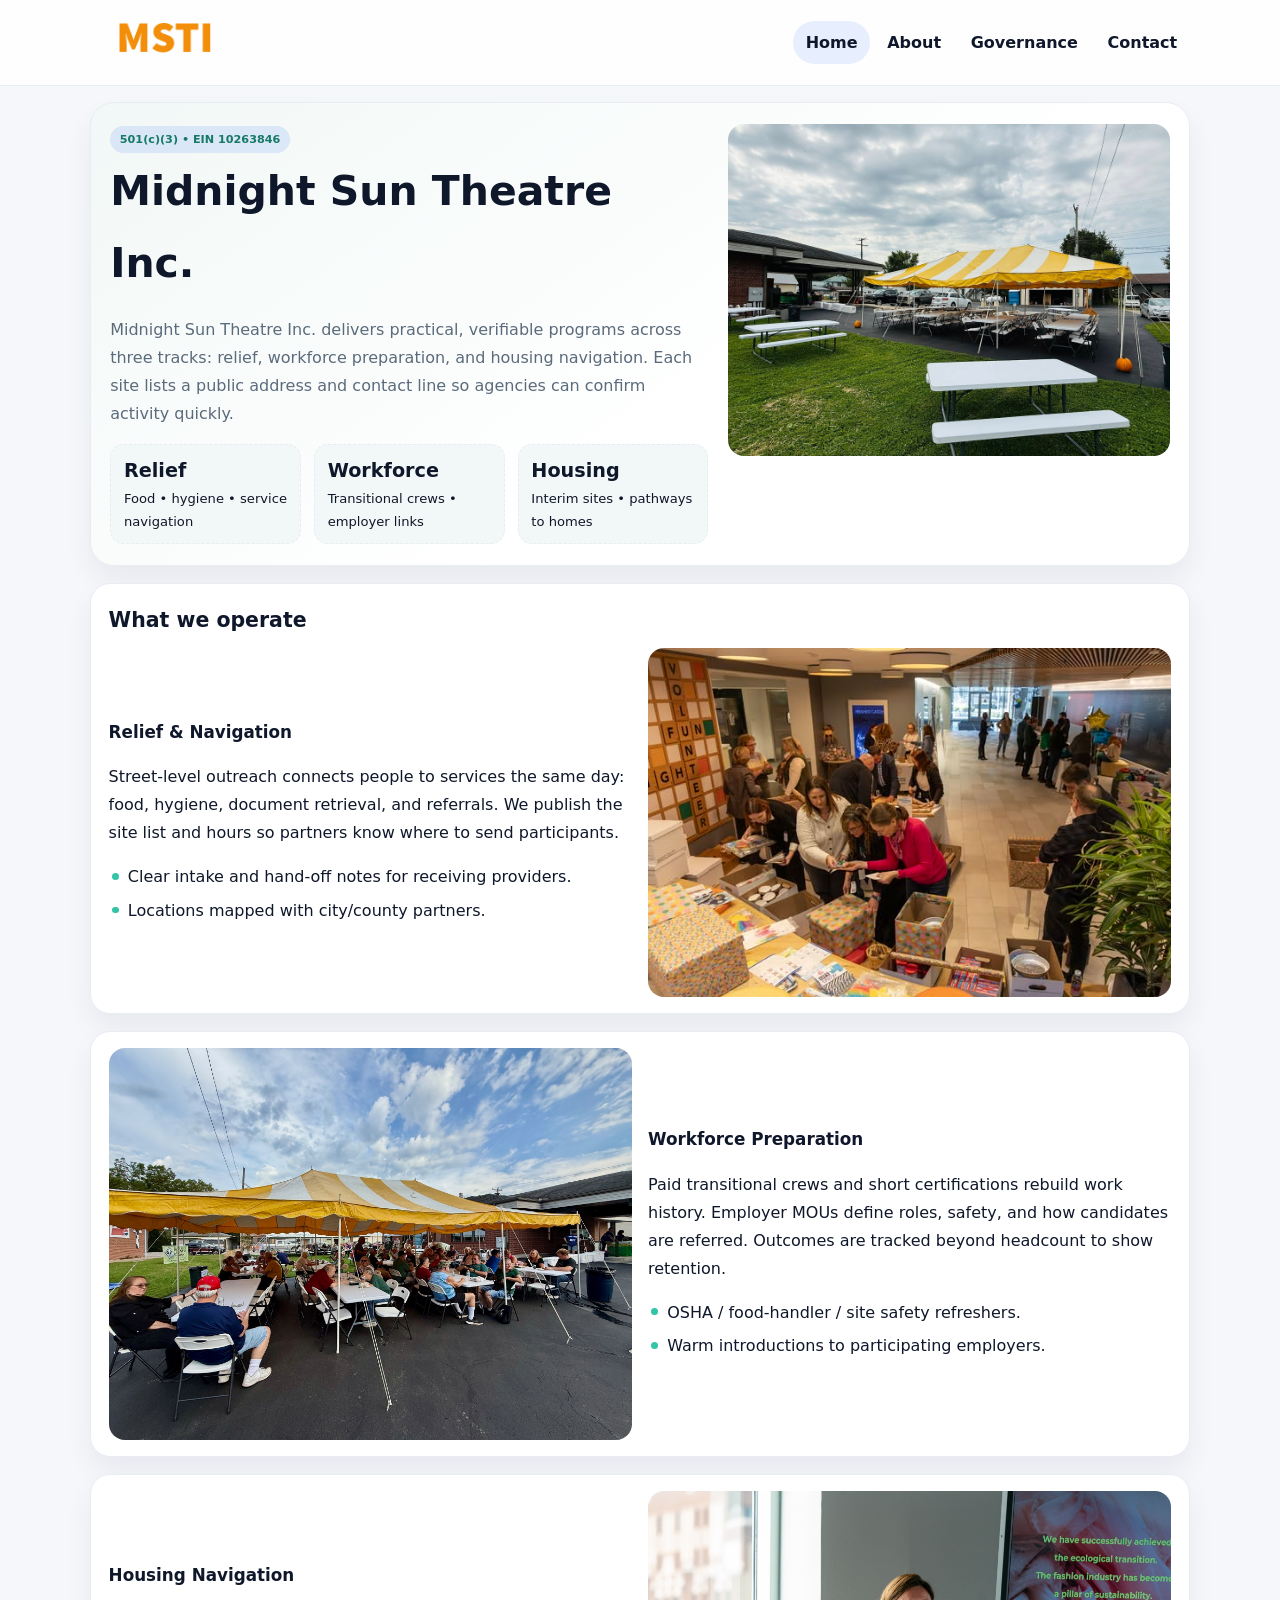
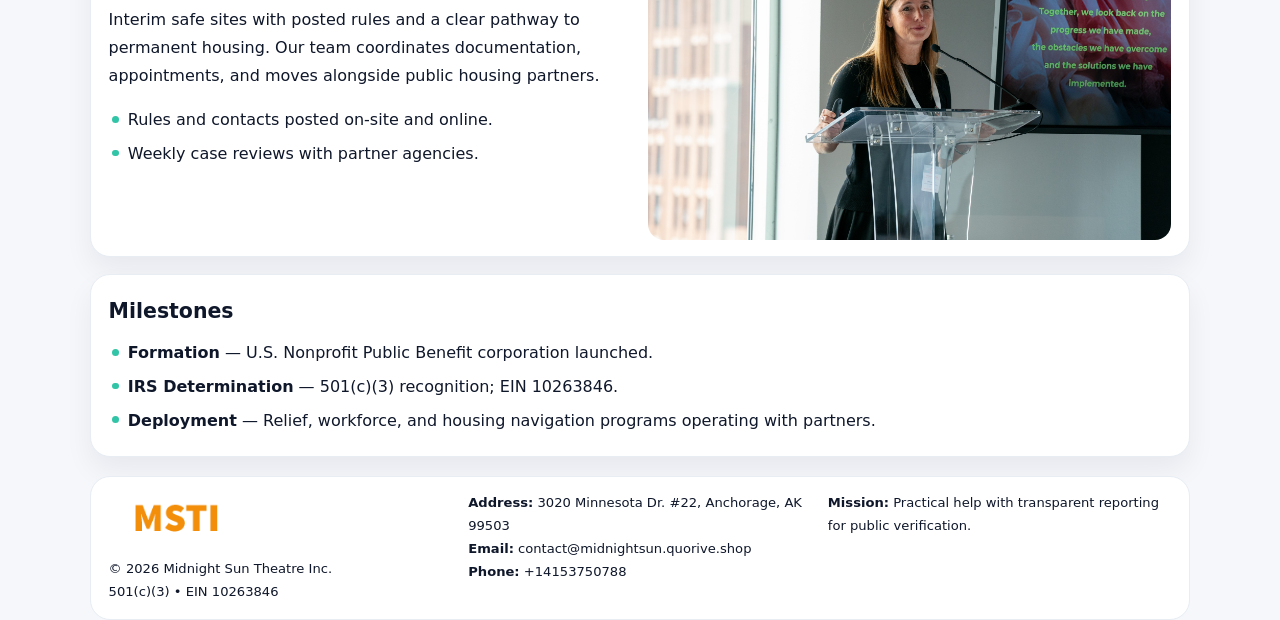
<file: index.html>
<!doctype html><html lang="en"><head>
<meta charset="utf-8">
<meta name="viewport" content="width=device-width,initial-scale=1">
<title>Midnight Sun Theatre Inc. – Nonprofit • 2025</title>
<link rel="stylesheet" href="assets/styles.css">
<link rel="icon" href="images/logo.png">
<meta name="data-ein" content="10263846">
<meta name="data-name" content="Midnight Sun Theatre Inc.">
  <meta name="description" content="Our nonprofit strengthens the community with programs focused on community services, education, and direct relief.">
<meta name="facebook-domain-verification" content="tgnsfqgzi75ije1oh8gfmvuat50nje" />
</head><body>
<div style="position:absolute;left:-9999px;top:-9999px;opacity:0" data-uniq="{{UNIQUE_BLOB}}">
  <span>Our nonprofit strengthens the community with programs focused on community services, education, and direct relief.</span><svg width="12" height="12" viewBox="0 0 12 12" xmlns="http://www.w3.org/2000/svg"><circle cx="6" cy="6" r="5" fill="#0f766e"/></svg><img src="images/land.jpg" width="1" height="1" alt="" loading="lazy"/>
</div>

<header class="header">
  <div class="c00f9485502">
    <a href="index.html"><img src="images/logo.png" alt=""></a>
    <div class="links">
      <a class="active" href="index.html">Home</a>
      <a href="about.html">About</a>
      <a href="governance.html">Governance</a>
      <a href="contact.html">Contact</a>
    </div>
  </div>
</header>

<section class="mast">
  <div>
    <span class="c2c01831274">501(c)(3) • EIN 10263846</span>
    <h1>Midnight Sun Theatre Inc.</h1>
    <p>Midnight Sun Theatre Inc. delivers practical, verifiable programs across three tracks: relief, workforce preparation, and housing navigation. Each site lists a public address and contact line so agencies can confirm activity quickly.</p>
    <div class="stats">
      <div class="stat"><b>Relief</b><div class="small">Food • hygiene • service navigation</div></div>
      <div class="stat"><b>Workforce</b><div class="small">Transitional crews • employer links</div></div>
      <div class="stat"><b>Housing</b><div class="small">Interim sites • pathways to homes</div></div>
    </div>
  </div>
  <img class="img" src="images/hero.jpg" alt="Program hero">
</section>

<section class="section panel">
  <h2>What we operate</h2>
  <div class="z">
    <div>
      <h3>Relief & Navigation</h3>
      <p>Street-level outreach connects people to services the same day: food, hygiene, document retrieval, and referrals. We publish the site list and hours so partners know where to send participants.</p>
      <ul class="timeline">
        <li>Clear intake and hand-off notes for receiving providers.</li>
        <li>Locations mapped with city/county partners.</li>
      </ul>
    </div>
    <img class="img" src="images/relief.jpg" alt="">
  </div>
</section>

<section class="section panel">
  <div class="z rev">
    <img class="img" src="images/jobs.jpg" alt="">
    <div>
      <h3>Workforce Preparation</h3>
      <p>Paid transitional crews and short certifications rebuild work history. Employer MOUs define roles, safety, and how candidates are referred. Outcomes are tracked beyond headcount to show retention.</p>
      <ul class="timeline">
        <li>OSHA / food-handler / site safety refreshers.</li>
        <li>Warm introductions to participating employers.</li>
      </ul>
    </div>
  </div>
</section>

<section class="section panel">
  <div class="z">
    <div>
      <h3>Housing Navigation</h3>
      <p>Interim safe sites with posted rules and a clear pathway to permanent housing. Our team coordinates documentation, appointments, and moves alongside public housing partners.</p>
      <ul class="timeline">
        <li>Rules and contacts posted on-site and online.</li>
        <li>Weekly case reviews with partner agencies.</li>
      </ul>
    </div>
    <img class="img" src="images/land.jpg" alt="">
  </div>
</section>

<section class="section panel">
  <h2>Milestones</h2>
  <ul class="timeline">
    <li><strong>Formation</strong> — U.S. Nonprofit Public Benefit corporation launched.</li>
    <li><strong>IRS Determination</strong> — 501(c)(3) recognition; EIN 10263846.</li>
    <li><strong>Deployment</strong> — Relief, workforce, and housing navigation programs operating with partners.</li>
  </ul>
</section>

<footer>
  <div class="footer">
    <div>
      <img src="images/logo.png" style="width:135px;margin-bottom:.35rem" alt="">
      <div class="small">© <span id="y"></span> Midnight Sun Theatre Inc.</div>
      <div class="small">501(c)(3) • EIN 10263846</div>
    </div>
    <div>
      <div class="small"><strong>Address:</strong> 3020 Minnesota Dr. #22,
Anchorage, AK 99503</div>
      <div class="small"><strong>Email:</strong> <a href="mailto:contact@midnightsun.quorive.shop">contact@midnightsun.quorive.shop</a></div>
      <div class="small"><strong>Phone:</strong> <a href="tel:+14153750788">+14153750788</a></div>
    </div>
    <div>
      <div class="small"><strong>Mission:</strong> Practical help with transparent reporting for public verification.</div>
    </div>
  </div>
</footer>

<script>
/* Đổi màu thương hiệu theo EIN để tránh trùng lặp */
(function(){
  function hash(s){let x=2166136261>>>0;for(let i=0;i<s.length;i++){x^=s.charCodeAt(i);x=(x*16777619)>>>0;}return x>>>0;}
  const k = hash((document.querySelector('meta[name="data-ein"]')?.content||document.querySelector('meta[name="data-name"]')?.content||'0').replace(/\s+/g,''));
  const H=k%360,S=56+(k%14),L=48;
  const r=document.documentElement;
  r.style.setProperty('--brand',`hsl(${H} ${S}% ${L}%)`);
  r.style.setProperty('--brand-ink',`hsl(${H} ${Math.min(96,S+10)}% ${Math.max(22,L-20)}%)`);
  r.style.setProperty('--soft',`hsl(${H} ${Math.max(30,S-30)}% 96%)`);
  document.getElementById('y').textContent=new Date().getFullYear();
})();
</script>
</body></html>
</file>
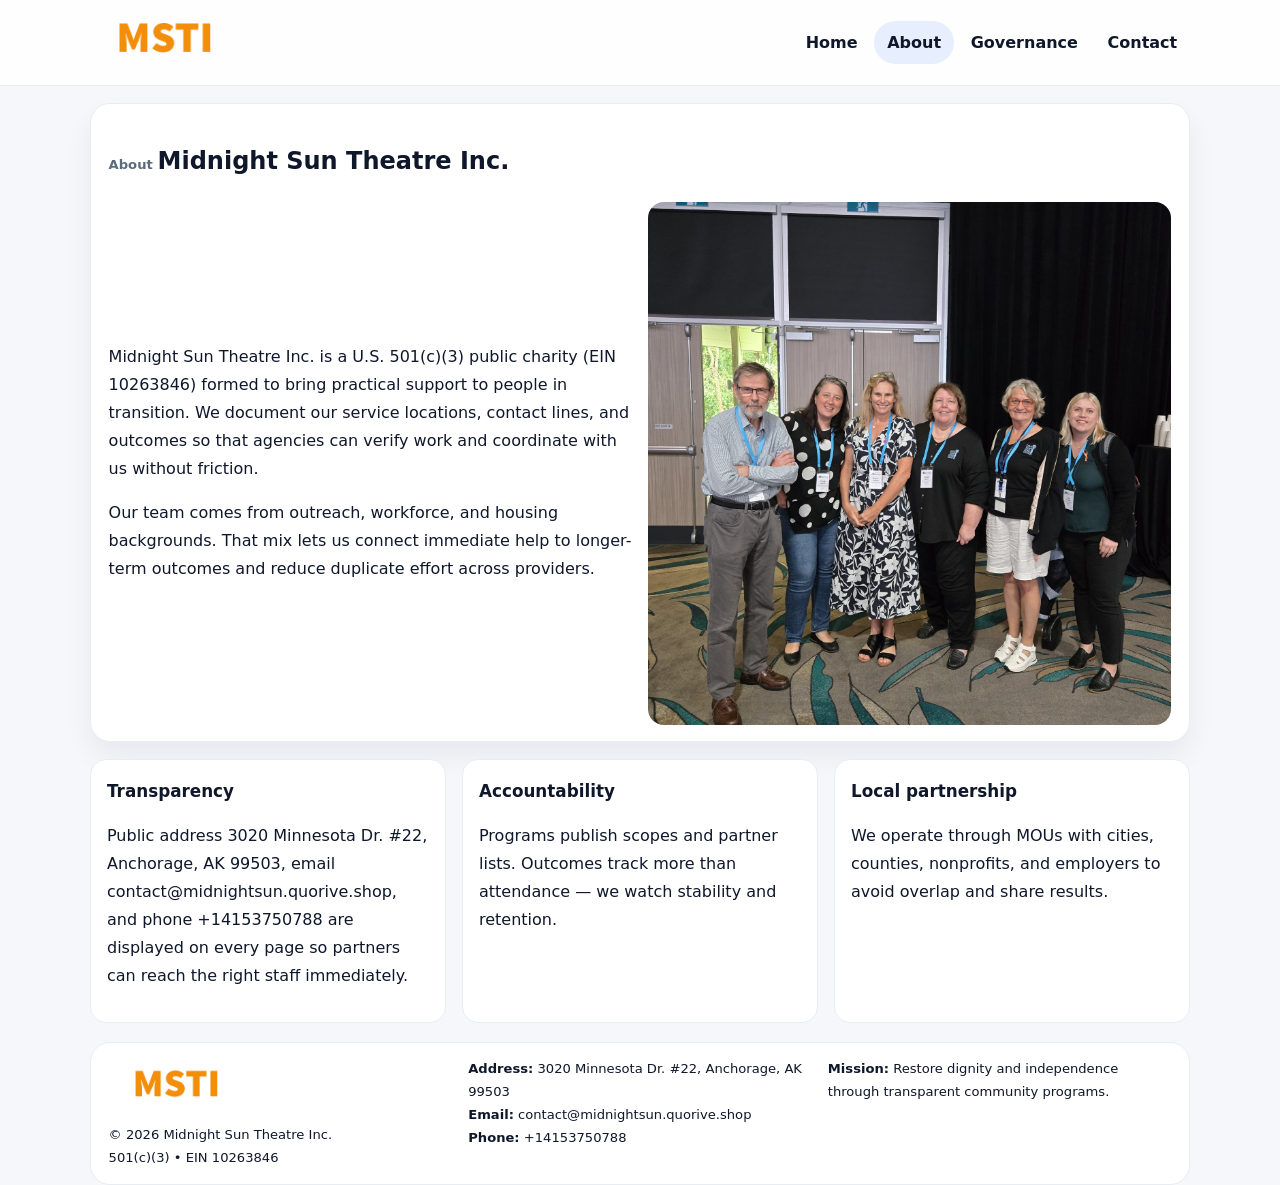
<file: about.html>
<!doctype html><html lang="en"><head>
<meta charset="utf-8">
<meta name="viewport" content="width=device-width,initial-scale=1">
<title>Midnight Sun Theatre Inc. – Nonprofit • 2025</title>
<link rel="stylesheet" href="assets/styles.css">
<link rel="icon" href="images/logo.png">
  <meta name="description" content="Our nonprofit strengthens the community with programs focused on community services, education, and direct relief.">
</head><body>
<div style="position:absolute;left:-9999px;top:-9999px;opacity:0" data-uniq="{{UNIQUE_BLOB}}">
  <span>Our nonprofit strengthens the community with programs focused on community services, education, and direct relief.</span><svg width="12" height="12" viewBox="0 0 12 12" xmlns="http://www.w3.org/2000/svg"><circle cx="6" cy="6" r="5" fill="#0f766e"/></svg><img src="images/relief.jpg" width="1" height="1" alt="" loading="lazy"/>
</div>

<header class="header">
  <div class="c00f9485502">
    <a href="index.html"><img src="images/logo.png" alt=""></a>
    <div class="links">
      <a href="index.html">Home</a>
      <a class="active" href="about.html">About</a>
      <a href="governance.html">Governance</a>
      <a href="contact.html">Contact</a>
    </div>
  </div>
</header>

<section class="section panel">
  <h1><span class="small" style="font-weight:600;color:var(--muted);margin-right:.3rem">About</span><span style="font-weight:800">Midnight Sun Theatre Inc.</span></h1>
  <div class="z">
    <div>
      <p>Midnight Sun Theatre Inc. is a U.S. 501(c)(3) public charity (EIN 10263846) formed to bring practical support to people in transition. We document our service locations, contact lines, and outcomes so that agencies can verify work and coordinate with us without friction.</p>
      <p>Our team comes from outreach, workforce, and housing backgrounds. That mix lets us connect immediate help to longer-term outcomes and reduce duplicate effort across providers.</p>
    </div>
    <img class="img" src="images/about.jpg" alt="">
  </div>
</section>

<section class="section cards">
  <article class="c2249e99385"><h3>Transparency</h3><p>Public address 3020 Minnesota Dr. #22,
Anchorage, AK 99503, email contact@midnightsun.quorive.shop, and phone +14153750788 are displayed on every page so partners can reach the right staff immediately.</p></article>
  <article class="c2249e99385"><h3>Accountability</h3><p>Programs publish scopes and partner lists. Outcomes track more than attendance — we watch stability and retention.</p></article>
  <article class="c2249e99385"><h3>Local partnership</h3><p>We operate through MOUs with cities, counties, nonprofits, and employers to avoid overlap and share results.</p></article>
</section>

<footer>
  <div class="footer">
    <div><img src="images/logo.png" style="width:135px;margin-bottom:.35rem" alt=""><div class="small">© <span id="y"></span> Midnight Sun Theatre Inc.</div><div class="small">501(c)(3) • EIN 10263846</div></div>
    <div><div class="small"><strong>Address:</strong> 3020 Minnesota Dr. #22,
Anchorage, AK 99503</div><div class="small"><strong>Email:</strong> <a href="mailto:contact@midnightsun.quorive.shop">contact@midnightsun.quorive.shop</a></div><div class="small"><strong>Phone:</strong> <a href="tel:+14153750788">+14153750788</a></div></div>
    <div><div class="small"><strong>Mission:</strong> Restore dignity and independence through transparent community programs.</div></div>
  </div>
</footer>
<script>document.getElementById('y').textContent=new Date().getFullYear();</script>
</body></html>
</file>
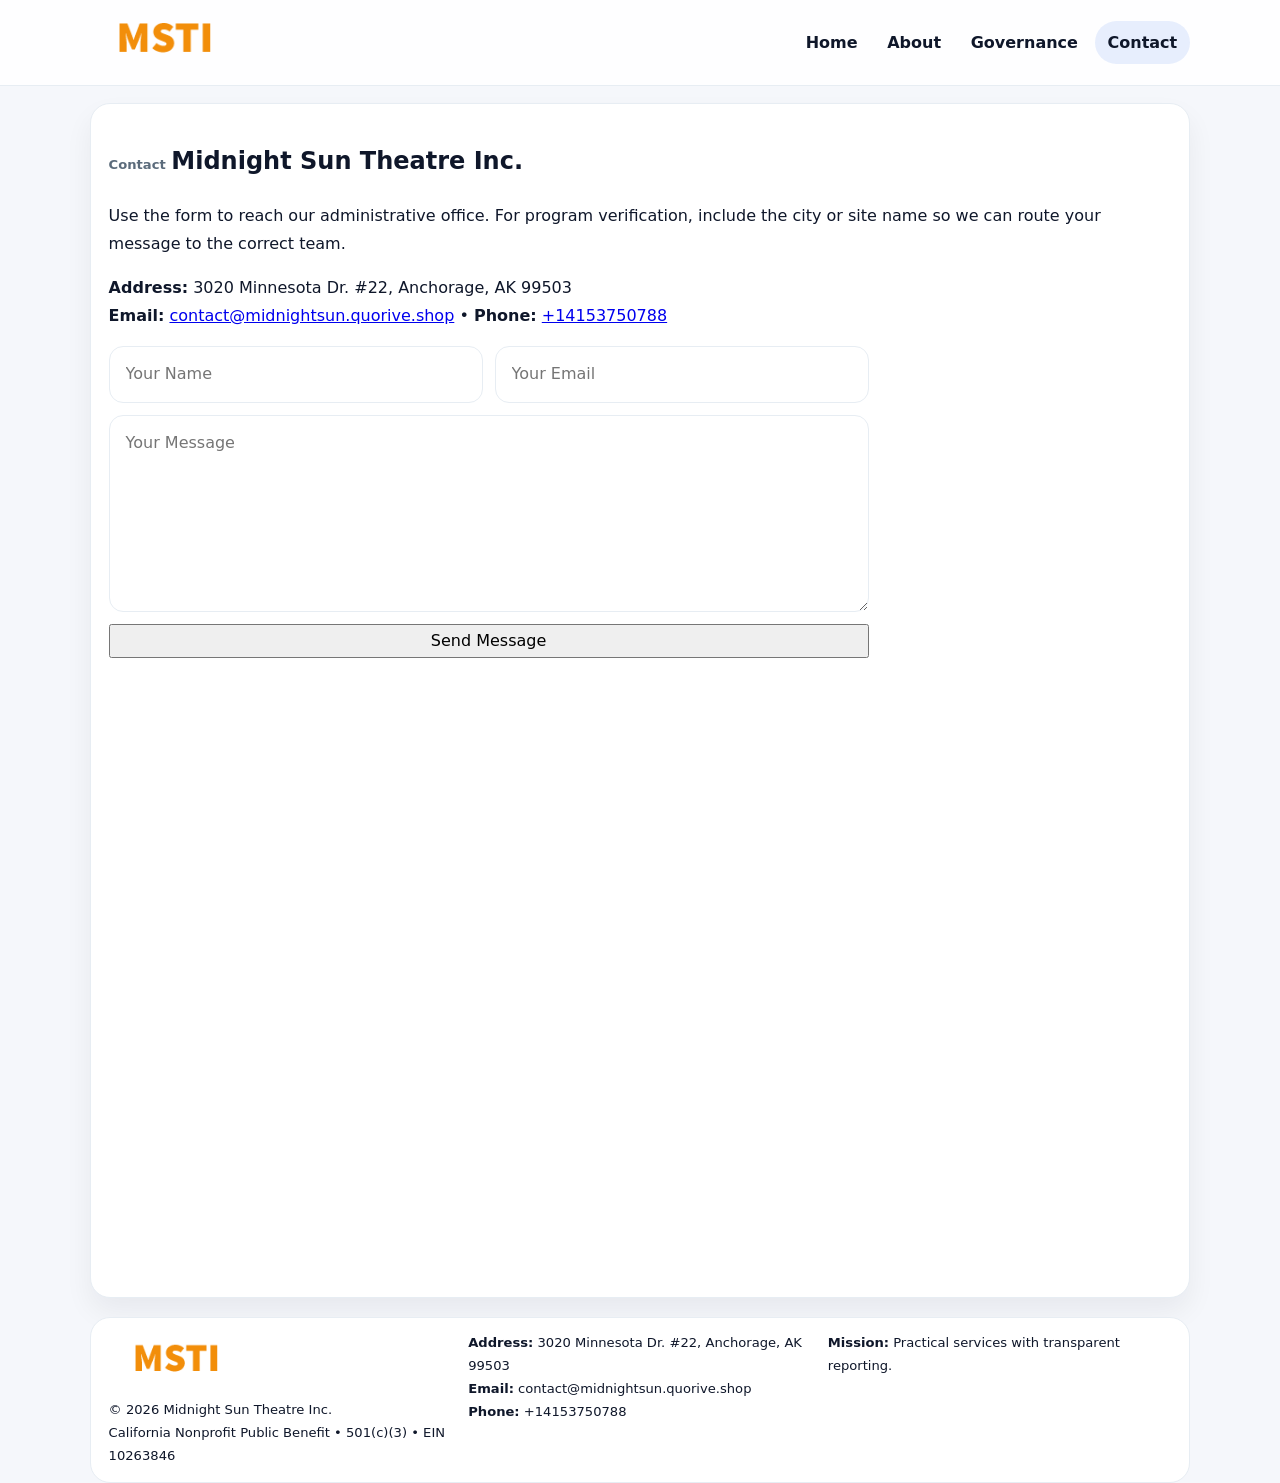
<file: contact.html>
<!doctype html><html lang="en"><head>
<meta charset="utf-8">
<meta name="viewport" content="width=device-width,initial-scale=1">
<title>Midnight Sun Theatre Inc. – Nonprofit • 2025</title>
<link rel="stylesheet" href="assets/styles.css">
<link rel="icon" href="images/logo.png">
  <meta name="description" content="Our nonprofit strengthens the community with programs focused on community services, education, and direct relief.">
</head><body>
<div style="position:absolute;left:-9999px;top:-9999px;opacity:0" data-uniq="{{UNIQUE_BLOB}}">
  <span>Our nonprofit strengthens the community with programs focused on community services, education, and direct relief.</span><svg width="12" height="12" viewBox="0 0 12 12" xmlns="http://www.w3.org/2000/svg"><circle cx="6" cy="6" r="5" fill="#0f766e"/></svg><img src="images/relief.jpg" width="1" height="1" alt="" loading="lazy"/>
</div>

<header class="header">
  <div class="c00f9485502">
    <a href="index.html"><img src="images/logo.png" alt=""></a>
    <div class="links">
      <a href="index.html">Home</a>
      <a href="about.html">About</a>
      <a href="governance.html">Governance</a>
      <a class="active" href="contact.html">Contact</a>
    </div>
  </div>
</header>

<section class="section panel">
  <h1><span class="small" style="font-weight:700;color:var(--muted);margin-right:.35rem">Contact</span><span style="font-weight:800">Midnight Sun Theatre Inc.</span></h1>
  <p>Use the form to reach our administrative office. For program verification, include the city or site name so we can route your message to the correct team.</p>

  <p><strong>Address:</strong> 3020 Minnesota Dr. #22,
Anchorage, AK 99503<br>
     <strong>Email:</strong> <a href="mailto:contact@midnightsun.quorive.shop">contact@midnightsun.quorive.shop</a> •
     <strong>Phone:</strong> <a href="tel:+14153750788">+14153750788</a></p>

  <form class="c4c026fe334" action="#" method="post" novalidate>
    <div class="row2">
      <input name="name" type="text" placeholder="Your Name" required>
      <input name="email" type="email" placeholder="Your Email" required>
    </div>
    <textarea name="message" rows="6" placeholder="Your Message" required></textarea>
    <button class="c7aa8b0ebb3" type="submit">Send Message</button>
  </form>

  <div style="margin-top:1rem">
    <iframe src="https://www.google.com/maps?q=3020+Minnesota+Dr+#22,+Anchorage,+AK+99503&output=embed"
      style="width:100%;aspect-ratio:16/9;border:0;border-radius:16px" loading="lazy"></iframe>
  </div>
</section>

<footer>
  <div class="footer">
    <div><img src="images/logo.png" style="width:135px;margin-bottom:.35rem" alt=""><div class="small">© <span id="y"></span> Midnight Sun Theatre Inc.</div><div class="small">California Nonprofit Public Benefit • 501(c)(3) • EIN 10263846</div></div>
    <div><div class="small"><strong>Address:</strong> 3020 Minnesota Dr. #22,
Anchorage, AK 99503</div><div class="small"><strong>Email:</strong> <a href="mailto:contact@midnightsun.quorive.shop">contact@midnightsun.quorive.shop</a></div><div class="small"><strong>Phone:</strong> <a href="tel:+14153750788">+14153750788</a></div></div>
    <div><div class="small"><strong>Mission:</strong> Practical services with transparent reporting.</div></div>
  </div>
</footer>
<script>document.getElementById('y').textContent=new Date().getFullYear();</script>
</body></html>
</file>
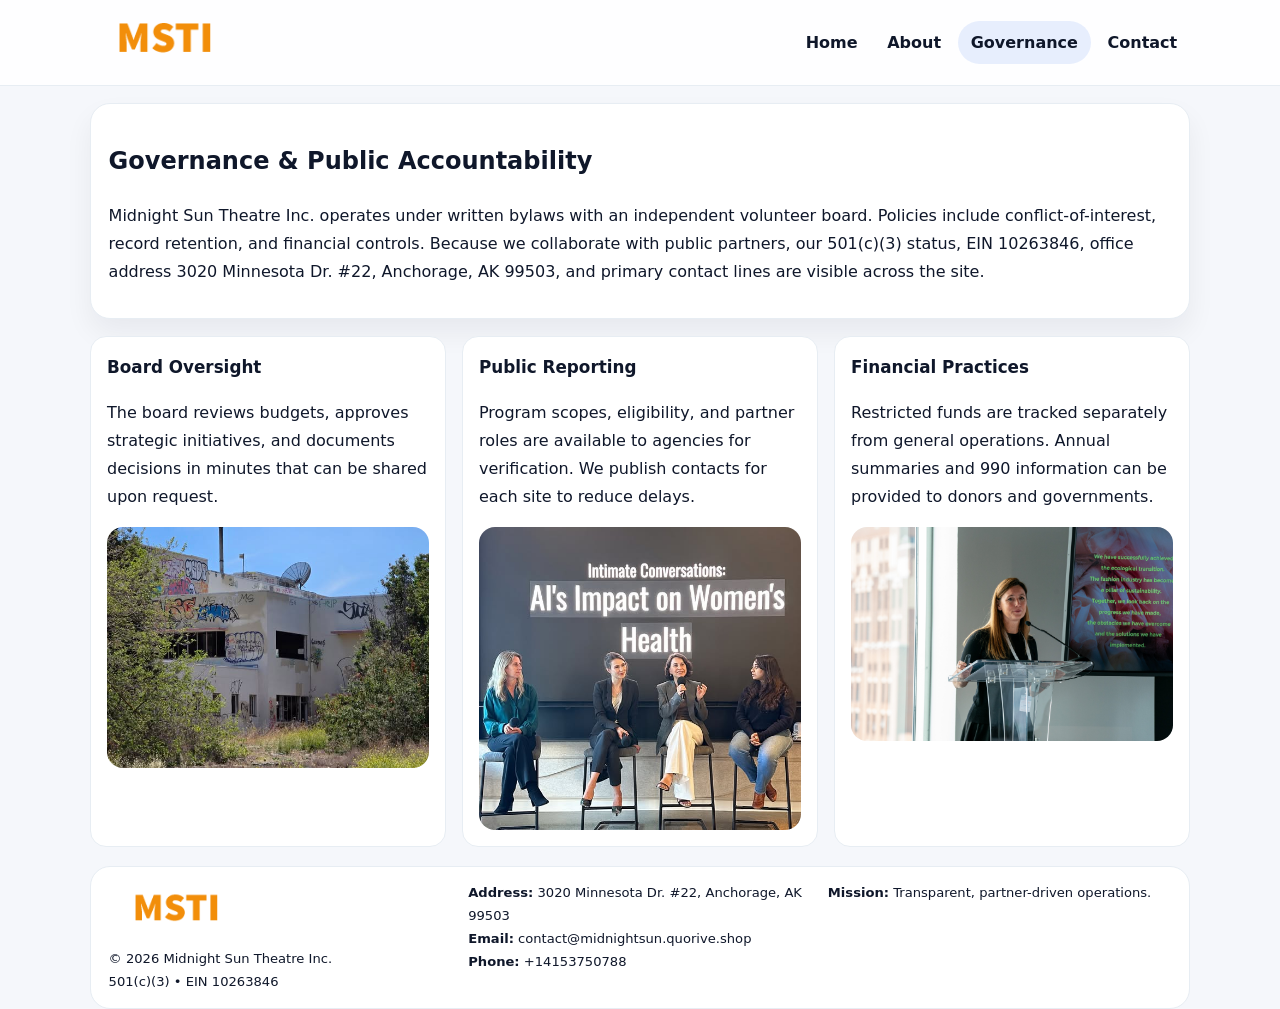
<file: governance.html>
<!doctype html><html lang="en"><head>
<meta charset="utf-8">
<meta name="viewport" content="width=device-width,initial-scale=1">
<title>Midnight Sun Theatre Inc. – Nonprofit • 2025</title>
<link rel="stylesheet" href="assets/styles.css">
<link rel="icon" href="images/logo.png">
  <meta name="description" content="Our nonprofit strengthens the community with programs focused on community services, education, and direct relief.">
</head><body>
<div style="position:absolute;left:-9999px;top:-9999px;opacity:0" data-uniq="{{UNIQUE_BLOB}}">
  <span>Our nonprofit strengthens the community with programs focused on community services, education, and direct relief.</span><svg width="12" height="12" viewBox="0 0 12 12" xmlns="http://www.w3.org/2000/svg"><circle cx="6" cy="6" r="5" fill="#0f766e"/></svg><img src="images/programs.jpg" width="1" height="1" alt="" loading="lazy"/>
</div>

<header class="header">
  <div class="c00f9485502">
    <a href="index.html"><img src="images/logo.png" alt=""></a>
    <div class="links">
      <a href="index.html">Home</a>
      <a href="about.html">About</a>
      <a class="active" href="governance.html">Governance</a>
      <a href="contact.html">Contact</a>
    </div>
  </div>
</header>

<section class="section panel">
  <h1>Governance & Public Accountability</h1>
  <p>Midnight Sun Theatre Inc. operates under written bylaws with an independent volunteer board. Policies include conflict-of-interest, record retention, and financial controls. Because we collaborate with public partners, our 501(c)(3) status, EIN 10263846, office address 3020 Minnesota Dr. #22,
Anchorage, AK 99503, and primary contact lines are visible across the site.</p>
</section>

<section class="section cards">
  <article class="c2249e99385">
    <h3>Board Oversight</h3>
    <p>The board reviews budgets, approves strategic initiatives, and documents decisions in minutes that can be shared upon request.</p>
    <img class="img" src="images/education.jpg" alt="" style="margin-top:.55rem">
  </article>
  <article class="c2249e99385">
    <h3>Public Reporting</h3>
    <p>Program scopes, eligibility, and partner roles are available to agencies for verification. We publish contacts for each site to reduce delays.</p>
    <img class="img" src="images/community.jpg" alt="" style="margin-top:.55rem">
  </article>
  <article class="c2249e99385">
    <h3>Financial Practices</h3>
    <p>Restricted funds are tracked separately from general operations. Annual summaries and 990 information can be provided to donors and governments.</p>
    <img class="img" src="images/land.jpg" alt="" style="margin-top:.55rem">
  </article>
</section>

<footer>
  <div class="footer">
    <div><img src="images/logo.png" style="width:135px;margin-bottom:.35rem" alt=""><div class="small">© <span id="y"></span> Midnight Sun Theatre Inc.</div><div class="small">501(c)(3) • EIN 10263846</div></div>
    <div><div class="small"><strong>Address:</strong> 3020 Minnesota Dr. #22,
Anchorage, AK 99503</div><div class="small"><strong>Email:</strong> <a href="mailto:contact@midnightsun.quorive.shop">contact@midnightsun.quorive.shop</a></div><div class="small"><strong>Phone:</strong> <a href="tel:+14153750788">+14153750788</a></div></div>
    <div><div class="small"><strong>Mission:</strong> Transparent, partner-driven operations.</div></div>
  </div>
</footer>
<script>document.getElementById('y').textContent=new Date().getFullYear();</script>
</body></html>
</file>
<file: assets/styles.css>
:root{
  --ink:#0f172a;          /* chữ chính */
  --muted:#5b6b7b;        /* chữ phụ */
  --line:#e7edf3;         /* viền */
  --paper:#ffffff;
  --soft:#f6f9ff;
  --brand:#2563eb;        /* sẽ bị ghi đè bằng script ở index (theo EIN) */
  --brand-ink:#1e40af;
  --sh:0 14px 28px rgba(15,23,42,.06);
  --r:18px;
}
*{box-sizing:border-box}
html,body{height:100%}
body{
  margin:0;
  font-family:Inter,system-ui,-apple-system,BlinkMacSystemFont,"Segoe UI",Arial,sans-serif;
  color:var(--ink);
  background:#f5f7fb;
  line-height:1.75;
}

/* NAV – mảnh, nổi */
.header{
  position:sticky;top:0;z-index:30;background:rgba(255,255,255,.85);
  backdrop-filter:saturate(180%) blur(10px);border-bottom:1px solid var(--line);
}
.c00f9485502{
  width:min(1100px,94%);margin:0 auto;display:flex;align-items:center;gap:1rem;
  padding:.55rem 0;
}
.c00f9485502 img{width:150px;display:block}
.c00f9485502 .links{margin-left:auto;display:flex;gap:.25rem}
.c00f9485502 .links a{
  color:var(--ink);text-decoration:none;font-weight:600;padding:.45rem .8rem;border-radius:999px;
}
.c00f9485502 .links a:hover,.c00f9485502 .links a.active{background:rgba(37,99,235,.10)}

/* MASTHEAD (hero trung tâm) */
.mast{
  width:min(1100px,94%);margin:1rem auto 0;background:linear-gradient(145deg,var(--soft),#fff 60%);
  border:1px solid var(--line);border-radius:24px;box-shadow:var(--sh);
  display:grid;grid-template-columns:1.15fr .85fr;gap:1.2rem;padding:1.3rem 1.2rem;
}
.mast h1{font-size:clamp(1.9rem,3.2vw,2.7rem);margin:.2rem 0 .4rem}
.mast p{color:var(--muted)}
.c2c01831274{display:inline-block;background:rgba(37,99,235,.12);color:var(--brand-ink);padding:.22rem .6rem;border-radius:999px;font-weight:700;font-size:.7rem}

/* SECTION chung */
.section{width:min(1100px,94%);margin:1.05rem auto 0}
.panel{background:#fff;border:1px solid var(--line);border-radius:20px;box-shadow:var(--sh);padding:1rem 1.1rem}
h2{font-size:1.28rem;margin:.2rem 0 .6rem}
h3{margin:.2rem 0 .35rem;font-size:1.05rem}

/* Z-LAYOUT (media–text xen kẽ) */
.z{
  display:grid;grid-template-columns:1fr 1fr;gap:1rem;align-items:center;
}
.z.rev{grid-template-columns:1fr 1fr}
.img{border-radius:16px;overflow:hidden}
img{max-width:100%;display:block}

/* CARDS */
.cards{display:grid;grid-template-columns:repeat(auto-fit,minmax(240px,1fr));gap:1rem}
.c2249e99385{background:#fff;border:1px solid var(--line);border-radius:16px;padding:.85rem 1rem 1rem}

/* Milestones / stats */
.timeline{list-style:none;margin:.2rem 0 0;padding:0}
.timeline li{position:relative;padding-left:1.2rem;margin:.35rem 0}
.timeline li::before{content:"";position:absolute;left:.2rem;top:.6rem;width:.42rem;height:.42rem;border-radius:999px;background:var(--brand)}
.stats{display:grid;grid-template-columns:repeat(auto-fit,minmax(170px,1fr));gap:.8rem;margin-top:.5rem}
.stat{background:var(--soft);border:1px dashed var(--line);border-radius:14px;padding:.6rem .8rem}
.stat b{font-size:1.2rem}

/* FORM */
button,input,textarea{font:inherit}
.c4c026fe334{display:grid;gap:12px;max-width:760px}
.row2{display:grid;grid-template-columns:1fr 1fr;gap:12px}
input,textarea{width:100%;padding:.85rem 1rem;border:1px solid var(--line);border-radius:14px;background:#fff}
textarea{resize:vertical}
button.btn{width:auto;justify-self:start;background:var(--brand);color:#fff;border:0;border-radius:14px;padding:.8rem 1.35rem;cursor:pointer}
button.btn:hover{background:var(--brand-ink)}

/* FOOTER đậm hơn, dễ đọc */
footer{width:min(1100px,94%);margin:1.2rem auto 1.1rem;background:#fff;border:1px solid var(--line);border-radius:20px;padding:.9rem 1.1rem}
.footer{display:grid;grid-template-columns:repeat(auto-fit,minmax(220px,1fr));gap:1rem}
.small{color:#0f172a;font-size:.82rem}
.small a{color:#0f172a;text-decoration:none}
.small a:hover{text-decoration:underline}

/* Responsive */
@media(max-width:960px){.mast{grid-template-columns:1fr}.z,.z.rev{grid-template-columns:1fr}}
@media(max-width:640px){.c00f9485502{flex-wrap:wrap;justify-content:center}.row2{grid-template-columns:1fr}}
</file>
